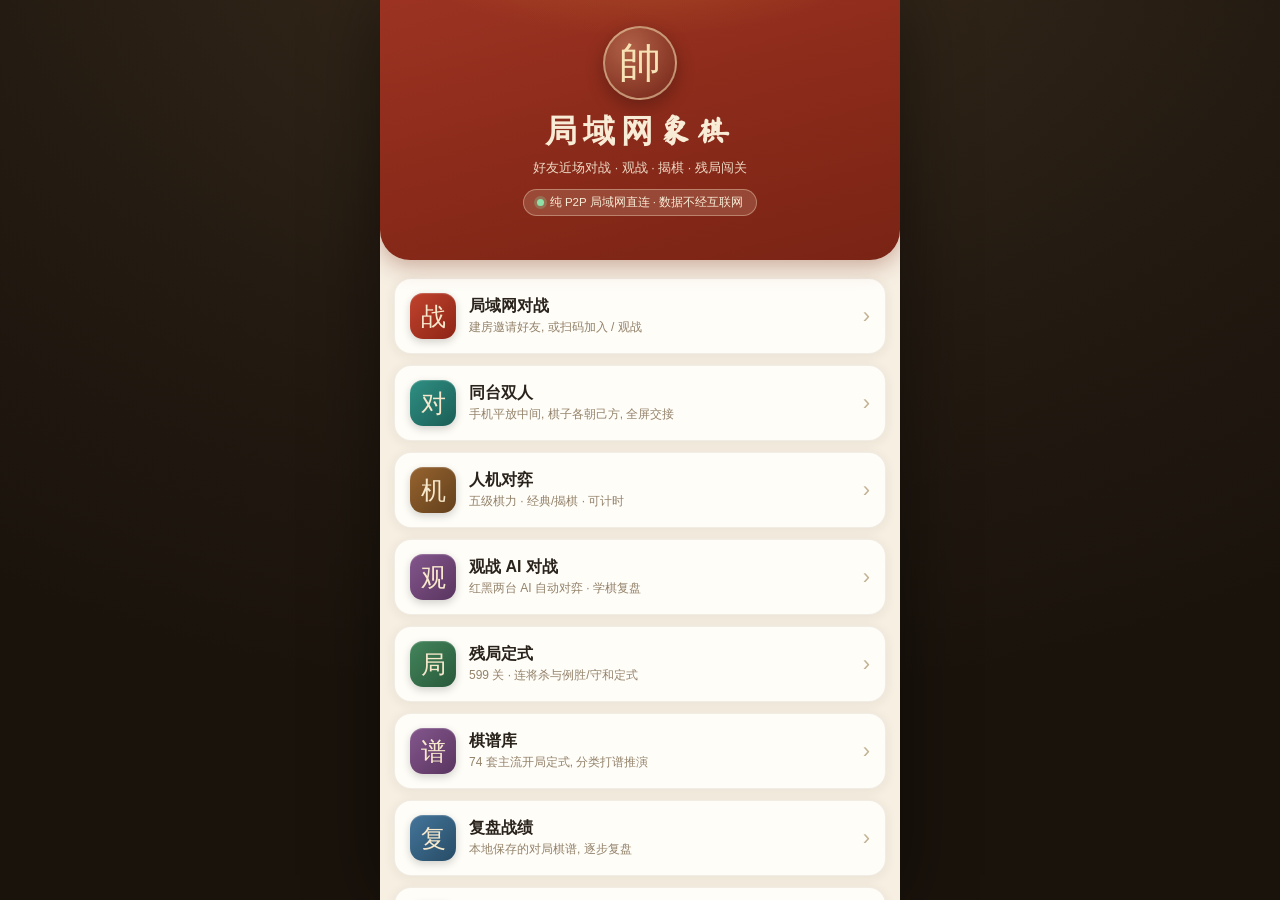
<file: index.html>
<!DOCTYPE html>
<html lang="zh-CN">
<head>
<meta charset="UTF-8">
<meta name="viewport" content="width=device-width, initial-scale=1.0, maximum-scale=1.0, user-scalable=no, viewport-fit=cover">
<meta name="theme-color" content="#7a2718">
<meta name="description" content="纯局域网 P2P 中国象棋: 好友近场对战、观战、揭棋、残局闯关, 数据不经过互联网">
<link rel="manifest" href="manifest.webmanifest">
<link rel="icon" href="icons/icon.svg" type="image/svg+xml">
<link rel="apple-touch-icon" href="icons/icon-192.png">
<title>局域网象棋</title>
<link rel="stylesheet" href="css/style.css?v=ui2">
<script src="vendor/pako.min.js"></script>
<script src="vendor/qrcode.js"></script>
<script src="vendor/jsqr.js"></script>
</head>
<body>

<div class="screen" id="screen-home"></div>
<div class="screen" id="screen-setup"></div>
<div class="screen" id="screen-pair"></div>
<div class="screen" id="screen-game"></div>
<div class="screen" id="screen-puzzles"></div>
<div class="screen" id="screen-library"></div>
<div class="screen" id="screen-records"></div>
<div class="screen" id="screen-review"></div>
<div class="screen" id="screen-settings"></div>

<script type="module" src="js/app.js?v=v309"></script>
</body>
</html>
</file>
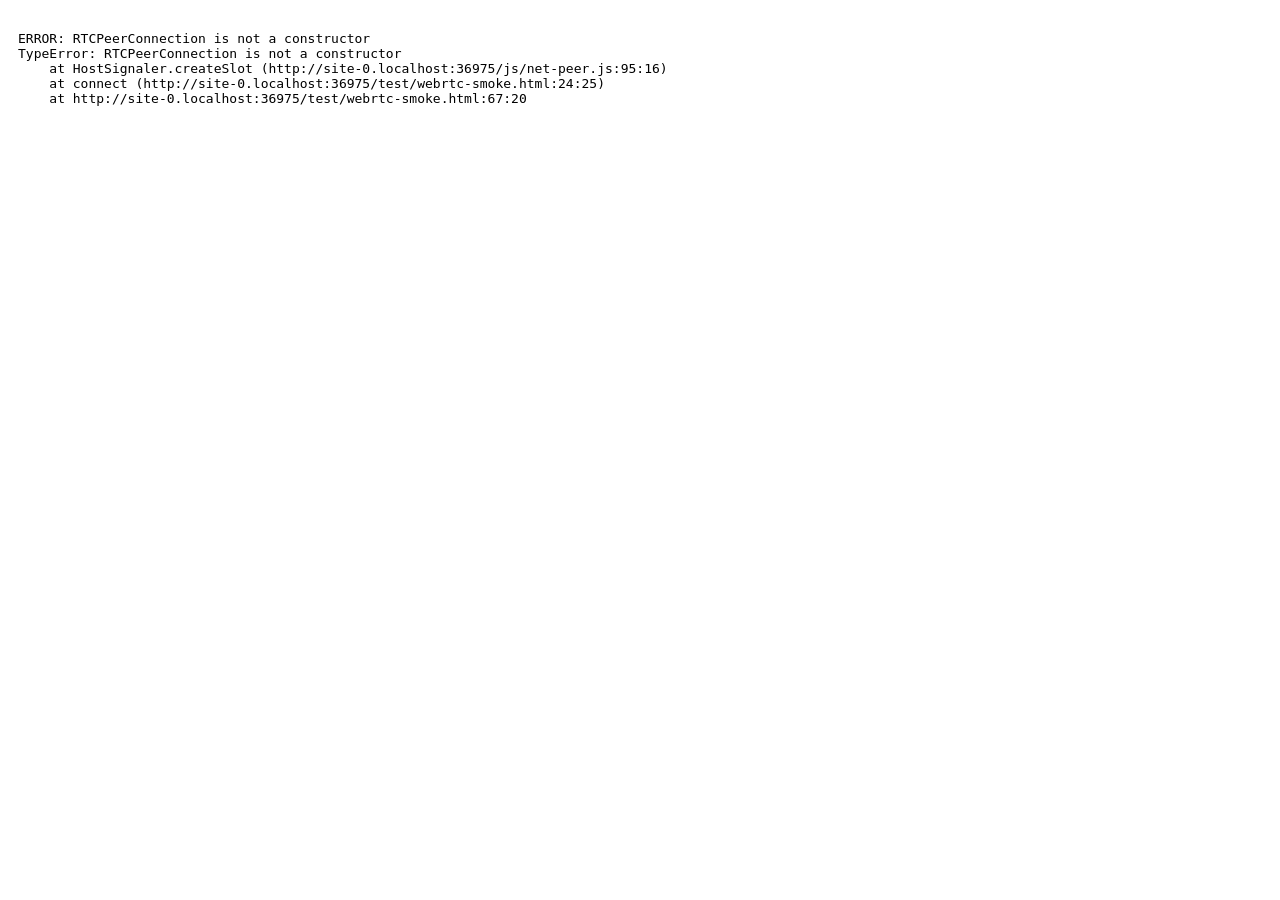
<file: test/webrtc-smoke.html>
<!DOCTYPE html><html><head><meta charset="utf-8"><title>rtc-smoke</title>
<style>body{font-family:monospace;padding:10px;white-space:pre-wrap;font-size:13px}</style></head>
<body><pre id="out">running…</pre>
<script type="module">
import { HostSignaler, GuestSignaler } from '../js/net-peer.js';
import { HostRoom, GuestRoom } from '../js/room.js';
import { legalMoves } from '../js/engine.js';

const log = [];
let pass = 0, fail = 0;
function flush() { document.getElementById('out').textContent = log.join('\n'); }
function ok(cond, msg) { if (cond) { pass++; log.push('PASS ' + msg); } else { fail++; log.push('FAIL ' + msg); } flush(); }
function step(msg) { log.push('… ' + msg); flush(); }
function waitEvent(room, type, timeout = 8000, pred = null) {
  return new Promise((res, rej) => {
    const t = setTimeout(() => rej(new Error('wait ' + type + ' timeout')), timeout);
    room.onEvent(ev => {
      if (ev.type === type && (!pred || pred(ev))) { clearTimeout(t); res(ev); }
    });
  });
}
async function connect(name, want, cfg) {
  const hs = new HostSignaler({ name: '红方', cfg });
  const slot = await hs.createSlot();
  const gs = new GuestSignaler({ name, want });
  const res = await gs.acceptOffer(slot.offer);
  await hs.feedAnswer(res.answer);
  const ready = await Promise.race([
    Promise.all([slot.transport.ready, res.transport.ready]),
    new Promise(r => setTimeout(() => r(false), 8000))
  ]);
  if (!ready) throw new Error('datachannel open timeout');
  return { hostTransport: slot.transport, guestTransport: res.transport };
}
function posSig(state) {
  return state.pieces ? null : state.board.map((row, y) => row.map((p, x) => p ? `${x},${y},${p.c}${p.hidden ? '~' : p.t}` : '').filter(Boolean)).flat().join('|');
}
function boardSig(state) {
  const s = [];
  for (let y = 0; y < 10; y++) for (let x = 0; x < 9; x++) {
    const p = state.board[y][x]; if (p) s.push(`${x},${y},${p.c}${p.hidden ? '~' : p.t}`);
  }
  return s.join('|');
}
async function playJieqiPair(host, guest, steps) {
  for (let i = 0; i < steps; i++) {
    const side = host.state.turn;
    if (side === 'r') {
      const mv = legalMoves(host.state)[0];
      const r = host.localMove(mv.from, mv.to);
      if (r.pending) await waitEvent(host, 'move', 5000, e => e.side === 'r');
    } else {
      const gMv = legalMoves(guest.state)[0];
      const r = guest.localMove(gMv.from, gMv.to);
      if (r.illegal) throw new Error('guest illegal');
      await waitEvent(guest, 'move', 5000, e => e.side === 'b');
    }
    if (host.state.status !== 'playing') break;
  }
}

try {
  const cfg = { jieqi: false, time: '10+3' };
  // ---------- A. 经典对战 ----------
  const host = new HostRoom({ name: '红方', rules: cfg });
  let challengeP = waitEvent(host, 'challenge');
  const c1 = await connect('黑方', 'play', cfg);
  const hostId = host.addTransport(c1.hostTransport);
  const guest = new GuestRoom(c1.guestTransport, { name: '黑方', want: 'play' });
  const ch = await challengeP;
  ok(ch.name === '黑方' && ch.want === 'play', 'A1 host 收到对战 challenge');
  const startP = waitEvent(guest, 'snapshot', 5000, e => e.start);
  host.acceptJoin(ch.peerId, 'b');
  await startP;
  ok(guest.seat === 'b' && guest.state.moves.length === 0, 'A2 guest 进入对局(执黑), 初始局面');

  const m1p = waitEvent(guest, 'move');
  const r1 = host.localMove([7, 7], [4, 7]);
  ok(r1.ok && !r1.illegal, 'A3 host 炮二平五 合法');
  await m1p;
  ok(guest.state.moves.length === 1 && guest.state.moves[0].notation === '炮二平五', 'A4 guest 收到红方着法 ' + guest.state.moves[0]?.notation);

  const m2p = waitEvent(host, 'move');
  const r2 = guest.localMove([1, 2], [1, 9]);
  ok(r2.ok, 'A5 guest 炮2进7 吃马合法');
  await m2p;
  ok(host.state.moves.length === 2 && !!host.state.moves[1].captured, 'A6 host 应用黑方着法(吃马)');

  const m3p = waitEvent(guest, 'move');
  host.localMove([7, 9], [6, 7]);
  await m3p;
  ok(guest.state.moves.length === 3, 'A7 guest 同步第 3 手');

  // 聊天
  const chatP = waitEvent(host, 'chat');
  guest.sendChat('好棋');
  const chat = await chatP;
  ok(chat.text === '好棋' && chat.name === '黑方', 'A8 host 收到聊天');

  // 悔棋(guest 发起, host 同意)
  const undoP = waitEvent(guest, 'snapshot');
  guest.undoReq();
  const up = await waitEvent(host, 'undoPending');
  ok(up.name === '黑方', 'A9 host 收到悔棋请求');
  host.replyUndo(true);
  await undoP;
  ok(host.state.moves.length === 0 && guest.state.moves.length === 0, 'A10 双方悔棋回到初始');

  // 认输
  const endHp = waitEvent(host, 'end');
  const endGp = waitEvent(guest, 'end');
  guest.resign();
  const [eh, eg] = await Promise.all([endHp, endGp]);
  ok(eh.status === 'redwin' && eh.reason === 'resign' && eg.status === 'redwin', 'A11 黑方认输, 双方终局 redwin/resign');

  // ---------- B. 观战者(新房间) ----------
  const cfg2 = { jieqi: false, time: 'none' };
  const host2 = new HostRoom({ name: '房主', rules: cfg2 });
  // B1: 开局前观战者先加入
  const chSp = waitEvent(host2, 'challenge');
  const cS = await connect('观战甲', 'watch', cfg2);
  host2.addTransport(cS.hostTransport);
  const spec = new GuestRoom(cS.guestTransport, { name: '观战甲', want: 'watch' });
  const chS = await chSp;
  host2.acceptJoin(chS.peerId, 'spec');
  // B2: 黑方入座, 开局; 观战者应随开局收到 snapshot
  const chBp = waitEvent(host2, 'challenge');
  const cB = await connect('对手乙', 'play', cfg2);
  host2.addTransport(cB.hostTransport);
  const gB = new GuestRoom(cB.guestTransport, { name: '对手乙', want: 'play' });
  const chB = await chBp;
  const gStart = waitEvent(gB, 'snapshot', 5000, e => e.start);
  const specStart = waitEvent(spec, 'snapshot', 5000);
  host2.acceptJoin(chB.peerId, 'b');
  await Promise.all([gStart, specStart]);
  ok(gB.seat === 'b' && spec.seat === 'spec', 'B1 开局前观战者在开局时收到局面, 黑方入座');
  // B3: 开局后再加入一位观战者(房间自动接纳, 不弹 challenge)
  const cS2 = await connect('观战乙', 'watch', cfg2);
  host2.addTransport(cS2.hostTransport);
  const spec2Ref = new GuestRoom(cS2.guestTransport, { name: '观战乙', want: 'watch' });
  await new Promise(r => setTimeout(r, 800));
  ok(spec2Ref.seat === 'spec' && spec2Ref.state, 'B2 开局后观战者自动入座并收到局面');
  // B4: 两位观战者都收到实时着法
  const mvSpec1 = waitEvent(spec, 'move');
  const mvSpec2 = waitEvent(spec2, 'move');
  host2.localMove([7, 7], [4, 7]);
  await Promise.all([mvSpec1, mvSpec2]);
  ok(spec.state.moves.length === 1 && spec2.state.moves.length === 1, 'B3 两位观战者均收到实时着法');
  ok(spec.state.board.flat().filter(p => p && p.hidden).length === 0, 'B4 经典局无暗子');

  // ---------- C. 揭棋 ----------
  const cfgJ = { jieqi: true, time: 'none' };
  const hJ = new HostRoom({ name: '红方', rules: cfgJ });
  const chJp = waitEvent(hJ, 'challenge');
  const cJ = await connect('黑方', 'play', cfgJ);
  hJ.addTransport(cJ.hostTransport);
  const gJ = new GuestRoom(cJ.guestTransport, { name: '黑方', want: 'play' });
  const chJ = await chJp;
  const jStart = waitEvent(gJ, 'snapshot', 8000, e => e.start);
  hJ.acceptJoin(chJ.peerId, 'b');
  await jStart;
  ok(hJ.started && gJ.state, 'C1 揭棋 commit-reveal 握手完成并开局');
  ok(hJ.state.pieces ? false : hJ.state.board.flat().filter(p => p && p.hidden).length === 30, 'C2 双方各 15 暗子(将/帅明置)');
  await playJieqiPair(hJ, gJ, 6);
  ok(hJ.state.moves.length === gJ.state.moves.length && hJ.state.moves.length >= 6, 'C3 揭棋交替走子 6 手, 双方手数一致(' + hJ.state.moves.length + ')');
  ok(boardSig(hJ.state) === boardSig(gJ.state), 'C4 双方棋盘棋子位置/明暗一致');
  // 信息隔离: host 不应知道红方暗子排列, guest 不应知道黑方排列
  const hostSeesRedPerm = Object.values(hJ.state.initialPerms.r || {}).some(v => v !== '?');
  const guestSeesBlackPerm = Object.values(gJ.state.initialPerms.b || {}).some(v => v !== '?');
  ok(!hostSeesRedPerm && !guestSeesBlackPerm, 'C5 暗子排列信息隔离(host 不知红方, guest 不知黑方)');

  log.push('\n==== ' + pass + ' passed, ' + fail + ' failed ====');
} catch (e) {
  fail++; log.push('ERROR: ' + e.message + '\n' + (e.stack || '').split('\n').slice(0, 4).join('\n'));
}
document.getElementById('out').textContent = log.join('\n');
document.title = 'RTC ' + pass + '/' + (pass + fail) + (fail ? ' FAIL' : ' OK');
</script></body></html>
</file>
<file: css/style.css>
/* ================= 字体(新魏体矢量子集) ================= */
@font-face {
  font-family: 'XinWeiChess';
  src: url('../fonts/chess.woff2') format('woff2');
  font-weight: normal; font-style: normal; font-display: swap;
}
:root {
  --chess-font: "STXinwei", "华文新魏", "FZXinWei", "XinWeiChess", "楷体", KaiTi, serif;
  --red: #b3271e;
  --gold: #e8a93a;
  --ink: #2a231c;
  --paper: #f6efe2;
  --paper2: #fbf6ec;
  --card: #fffdf8;
  --line: rgba(120, 90, 50, .10);
  --board-line: #7a5230;
  --board-bg1: #f0d3a0;
  --board-bg2: #e4bd7e;
  --accent: #a02c1c;
  --ok: #2e7d4f;
  --safe-top: env(safe-area-inset-top, 0px);
  --safe-bottom: env(safe-area-inset-bottom, 0px);
  --app-w: 520px;
  --nav-h: 50px;
}
* { box-sizing: border-box; -webkit-tap-highlight-color: transparent; }
html, body { margin: 0; padding: 0; height: 100%; }
body {
  font-family: -apple-system, "PingFang SC", "Microsoft YaHei", sans-serif;
  color: var(--ink);
  background: radial-gradient(1200px 800px at 50% -10%, #3a2c1c 0%, #241b12 55%, #1a130c 100%);
  overscroll-behavior: none; user-select: none; -webkit-user-select: none;
}
button { font-family: inherit; }

/* ================= 手机壳 & 栈导航 ================= */
.screen {
  position: fixed; top: 0; bottom: 0; left: 0; right: 0; margin: auto;
  width: 100%; max-width: var(--app-w);
  display: none; flex-direction: column;
  background: var(--paper);
  overflow-y: auto; overflow-x: hidden;
  -webkit-overflow-scrolling: touch;
  box-shadow: 0 0 70px rgba(0, 0, 0, .45);
}
.screen.active { display: flex; }
.screen.nav-fade { animation: navFade .22s ease both; z-index: 30; }
.screen.nav-enter-fwd { animation: navEnterFwd .32s cubic-bezier(.28, .72, .28, 1) both; z-index: 30; }
.screen.nav-enter-back { animation: navEnterBack .32s cubic-bezier(.28, .72, .28, 1) both; z-index: 30; }
.screen.nav-leave-fwd { animation: navLeaveFwd .32s cubic-bezier(.28, .72, .28, 1) both; z-index: 20; display: flex !important; }
.screen.nav-leave-back { animation: navLeaveBack .32s cubic-bezier(.28, .72, .28, 1) both; z-index: 20; display: flex !important; }
@keyframes navFade { from { opacity: 0; } to { opacity: 1; } }
@keyframes navEnterFwd { from { transform: translateX(100%); } to { transform: translateX(0); } }
@keyframes navEnterBack { from { transform: translateX(-27%); } to { transform: translateX(0); } }
@keyframes navLeaveFwd { from { transform: translateX(0); filter: brightness(1); } to { transform: translateX(-27%); filter: brightness(.82); } }
@keyframes navLeaveBack { from { transform: translateX(0); } to { transform: translateX(100%); } }
@media (max-width: 520px) {
  body { background: var(--paper); }
  .screen { box-shadow: none; }
}

/* ================= 统一导航栏 ================= */
.topbar {
  position: sticky; top: 0; z-index: 20; flex: none;
  display: flex; align-items: center; gap: 6px;
  height: calc(var(--nav-h) + var(--safe-top));
  padding: var(--safe-top) 8px 0;
  background: rgba(251, 246, 236, .9);
  -webkit-backdrop-filter: saturate(160%) blur(14px); backdrop-filter: saturate(160%) blur(14px);
  border-bottom: 1px solid var(--line);
  color: var(--ink);
}
.topbar .title {
  font-size: 16.5px; font-weight: 700; flex: 1; text-align: center;
  letter-spacing: .5px; min-width: 0; overflow: hidden; white-space: nowrap; text-overflow: ellipsis;
  padding: 0 4px;
}
.nav-side { min-width: 44px; display: flex; align-items: center; }
.nav-right { justify-content: flex-end; }
.nav-back {
  display: flex; align-items: center; gap: 1px; min-width: 44px; height: 38px;
  border: none; background: transparent; color: var(--accent);
  font-size: 15px; padding: 0 6px 0 4px; border-radius: 10px; max-width: 130px;
}
.nav-back:active { background: rgba(160, 44, 28, .1); }
.nav-back-label { font-size: 15px; overflow: hidden; white-space: nowrap; text-overflow: ellipsis; }
.nav-chevron {
  width: 10px; height: 10px; flex: none; margin-left: 2px;
  border-left: 2.2px solid currentColor; border-bottom: 2.2px solid currentColor;
  transform: rotate(45deg);
}
.icon-btn {
  min-width: 38px; height: 36px; border: none; border-radius: 10px;
  background: rgba(120, 90, 50, .1); color: #6b563a; font-size: 14px; padding: 0 10px;
}
.icon-btn:active { background: rgba(120, 90, 50, .2); }

/* ================= 页面骨架 ================= */
.page-body { flex: none; padding: 14px 14px 24px; }
.section-title {
  display: flex; align-items: baseline; gap: 8px;
  font-size: 13px; font-weight: 700; color: #8a6a3c;
  letter-spacing: 1px; margin: 18px 4px 9px;
}
.section-title:first-child { margin-top: 4px; }
.section-title .st-count { font-weight: 500; color: #b0a082; font-size: 11.5px; margin-left: auto; letter-spacing: 0; }

/* ================= 大厅 ================= */
.home-hero {
  position: relative; text-align: center; flex: none;
  padding: calc(26px + var(--safe-top)) 20px 44px;
  background: linear-gradient(165deg, #9c3322 0%, #8a2a1a 52%, #7a2415 100%);
  color: #f8ecd6;
  border-radius: 0 0 30px 30px;
  box-shadow: 0 6px 22px rgba(120, 40, 20, .35);
  overflow: hidden;
}
.home-hero::after {
  content: ''; position: absolute; inset: 0;
  background: radial-gradient(420px 200px at 50% -40%, rgba(232, 169, 58, .35), transparent 70%);
  pointer-events: none;
}
.home-badge {
  width: 74px; height: 74px; margin: 0 auto 10px; border-radius: 50%;
  display: flex; align-items: center; justify-content: center;
  font-family: var(--chess-font); font-size: 42px; color: #f6e2b4;
  background: radial-gradient(circle at 35% 30%, rgba(255, 230, 180, .28), rgba(0, 0, 0, .18));
  border: 2px solid rgba(246, 226, 180, .55);
  box-shadow: 0 6px 18px rgba(0, 0, 0, .28);
}
.home-hero h1 { margin: 2px 0 6px; font-family: var(--chess-font); font-size: 32px; letter-spacing: 6px; position: relative; }
.home-hero p { margin: 0; font-size: 12.5px; opacity: .9; position: relative; }
.home-status {
  display: inline-flex; align-items: center; gap: 6px; margin-top: 12px;
  font-size: 11.5px; padding: 5px 13px; border-radius: 20px; position: relative;
  background: rgba(255, 240, 210, .16); border: 1px solid rgba(255, 240, 210, .35);
}
.home-status .dot-live { width: 7px; height: 7px; border-radius: 50%; background: #8fe0a8; box-shadow: 0 0 0 3px rgba(143, 224, 168, .25); }
.menu { flex: none; padding: 18px 14px 10px; display: flex; flex-direction: column; gap: 11px; }
.menu-item {
  display: flex; align-items: center; gap: 13px; width: 100%;
  border: 1px solid var(--line); border-radius: 17px; padding: 14px 15px;
  background: var(--card); box-shadow: 0 2px 12px rgba(90, 60, 25, .08);
  text-align: left; color: var(--ink);
  transition: transform .12s ease, box-shadow .12s ease;
}
.menu-item:active { transform: scale(.975); box-shadow: 0 1px 5px rgba(90, 60, 25, .12); }
.menu-item .mi-icon {
  width: 46px; height: 46px; border-radius: 13px; flex: none;
  display: flex; align-items: center; justify-content: center;
  font-family: var(--chess-font); font-size: 25px; color: #f7e8cc;
  box-shadow: inset 0 1px 1px rgba(255, 255, 255, .22), 0 3px 8px rgba(0, 0, 0, .18);
}
.mi-red { background: linear-gradient(135deg, #c0432e, #8e2415); }
.mi-brown { background: linear-gradient(135deg, #96632f, #63401c); }
.mi-green { background: linear-gradient(135deg, #43855b, #28593a); }
.mi-blue { background: linear-gradient(135deg, #44759a, #274c66); }
.mi-purple { background: linear-gradient(135deg, #83568c, #5a3560); }
.mi-gray { background: linear-gradient(135deg, #7a6c5b, #50463a); }
.mi-teal { background: linear-gradient(135deg, #2f8f83, #1b5e56); }
.menu-item .mi-body { flex: 1; min-width: 0; }
.menu-item .mi-t { font-size: 16px; font-weight: 700; }
.menu-item .mi-d { font-size: 12px; color: #93826a; margin-top: 2.5px; line-height: 1.45; }
.menu-item .mi-go { flex: none; color: #c3b294; font-size: 22px; font-weight: 300; line-height: 1; }
.home-foot {
  flex: none; margin: 14px 14px 20px; padding: 13px 15px; border-radius: 14px;
  background: rgba(255, 253, 248, .7); border: 1px solid var(--line);
  font-size: 11px; color: #9a8a72; line-height: 1.75;
}

/* ================= 通用控件 ================= */
.btn {
  border: none; border-radius: 12px; padding: 12px 16px; font-size: 15px; font-weight: 600;
  background: #e7dcc6; color: var(--ink);
}
.btn:active { transform: scale(.97); }
.btn-primary { background: linear-gradient(180deg, #c0402e, #932718); color: #fff; box-shadow: 0 4px 12px rgba(150, 40, 20, .32); }
.btn-ghost { background: transparent; border: 1.5px solid #c3ac84; color: #6b563a; }
.btn[disabled] { opacity: .45; }
.btn-block { width: 100%; }
.cta-bar {
  position: sticky; bottom: 0; flex: none; z-index: 10;
  padding: 10px 14px calc(12px + var(--safe-bottom));
  background: linear-gradient(180deg, rgba(246, 239, 226, 0), var(--paper) 28%);
}
.card {
  background: var(--card); border: 1px solid var(--line);
  border-radius: 17px; padding: 16px;
  box-shadow: 0 2px 12px rgba(90, 60, 25, .07); margin: 0 0 14px;
}
.card h3 { margin: 0 0 11px; font-size: 15px; display: flex; align-items: center; gap: 7px; }
.card h3 .h3-ic {
  width: 22px; height: 22px; border-radius: 7px; flex: none;
  display: inline-flex; align-items: center; justify-content: center;
  font-size: 12px; color: #fff; background: linear-gradient(135deg, #c0432e, #8e2415);
}
.row { display: flex; align-items: center; gap: 10px; }
.seg { display: flex; background: #ece2cd; border-radius: 11px; padding: 3px; gap: 3px; }
.seg button {
  flex: 1; border: none; background: transparent; border-radius: 9px;
  padding: 9px 6px; font-size: 13.5px; color: #7a6645; white-space: nowrap;
  transition: all .15s ease;
}
.seg button.on { background: var(--card); color: var(--accent); font-weight: 700; box-shadow: 0 1.5px 5px rgba(90, 60, 25, .18); }
.seg.cols3 { flex-wrap: wrap; }
.seg.cols3 button { flex: 0 0 calc((100% - 6px)/3); }
.field-label { font-size: 13px; font-weight: 600; color: #7a6749; margin: 15px 0 7px; display: flex; align-items: center; gap: 6px; }
.field-label:first-child { margin-top: 2px; }
.field-label .fl-no {
  width: 17px; height: 17px; border-radius: 50%; flex: none;
  display: inline-flex; align-items: center; justify-content: center;
  font-size: 10.5px; background: #e3d3b2; color: #7a5a30; font-weight: 700;
}
.input {
  width: 100%; border: 1.5px solid #ddcfae; border-radius: 11px; padding: 11.5px 13px;
  font-size: 15px; background: #fffef9; color: var(--ink);
}
.input:focus { outline: none; border-color: #c79a55; box-shadow: 0 0 0 3px rgba(199, 154, 85, .16); }
.muted { color: #97876c; font-size: 12.5px; line-height: 1.7; }
.hint-box {
  background: #fbf2dd; border-left: 3px solid var(--gold); border-radius: 11px;
  padding: 10px 13px; font-size: 12.5px; color: #6b5230; line-height: 1.7; margin: 0 0 14px;
}

/* inset 分组列表 */
.group {
  background: var(--card); border: 1px solid var(--line); border-radius: 17px;
  overflow: hidden; box-shadow: 0 2px 12px rgba(90, 60, 25, .07); margin: 0 0 14px;
}
.list-row {
  display: flex; align-items: center; gap: 12px; padding: 14px 16px;
  background: transparent; border: none; border-bottom: 1px solid #f1e8d6; width: 100%;
  text-align: left; color: var(--ink);
}
.list-row:last-child { border-bottom: none; }
.list-row:active { background: #faf2e2; }
.lr-chevron { flex: none; color: #c3b294; font-size: 20px; font-weight: 300; line-height: 1; }
.tag { font-size: 11px; padding: 2.5px 9px; border-radius: 20px; background: #efe2c8; color: #8a6a3c; white-space: nowrap; }
.tag-red { background: #f7e2dd; color: #a83020; }
.tag-green { background: #dff0e5; color: #2e7d4f; }
.tag-purple { background: #ece6f7; color: #5a4788; }
.tag-blue { background: #e0eaf2; color: #33587a; }
.empty {
  text-align: center; padding: 56px 24px; color: #a8987c;
}
.empty .em-ic {
  width: 84px; height: 84px; margin: 0 auto 14px; border-radius: 50%;
  display: flex; align-items: center; justify-content: center;
  font-family: var(--chess-font); font-size: 44px; color: #c9b489;
  background: var(--card); border: 1px solid var(--line); box-shadow: 0 2px 12px rgba(90, 60, 25, .08);
}
.empty .em-t { font-size: 15px; font-weight: 700; color: #7a6a50; }
.empty .em-d { font-size: 12.5px; margin-top: 7px; line-height: 1.7; }

/* ================= 对局页 ================= */
#screen-game { background: #e9dfca; }
.game-wrap { flex: 1; display: flex; flex-direction: column; min-height: 0; }
.player-bar {
  display: flex; align-items: center; gap: 10px; padding: 8px 12px;
  background: #fbf4e4; margin: 6px 10px; border-radius: 14px; box-shadow: 0 1px 6px rgba(90, 60, 25, .12);
  border: 1px solid var(--line);
}
.player-bar.active { background: #fff; box-shadow: 0 0 0 2px var(--gold), 0 2px 10px rgba(200, 150, 50, .35); }
.avatar {
  width: 38px; height: 38px; border-radius: 50%; flex: none;
  display: flex; align-items: center; justify-content: center;
  font-family: var(--chess-font); font-size: 20px; color: #f7e8cc; background: #6b4a2b;
}
.avatar.r { background: linear-gradient(135deg, #b43826, #8e2415); }
.avatar.b { background: linear-gradient(135deg, #4a443c, #2a261f); }
.p-info { flex: 1; min-width: 0; }
.p-name { font-size: 14.5px; font-weight: 700; display: flex; align-items: center; gap: 6px; }
.p-sub { font-size: 11.5px; color: #9a8a72; margin-top: 1px; }
.clock {
  font-family: ui-monospace, "SF Mono", Menlo, monospace; font-size: 19px; font-weight: 700;
  padding: 5px 11px; border-radius: 10px; background: #e7dcc6; color: #5a4a34; min-width: 78px; text-align: center;
}
.player-bar.active .clock { background: #2f2a22; color: #ffd97a; }
.clock.low { color: #fff; background: #c23a28; animation: blink 1s infinite; }
@keyframes blink { 50% { opacity: .55; } }
.board-area { flex: 1; display: flex; align-items: center; justify-content: center; padding: 2px 8px; min-height: 0; }
.board-root { width: 100%; max-width: 520px; margin: 0 auto; }
.board-svg { width: 100%; height: auto; display: block; border-radius: 18px; }
.board-bg { stroke-width: 0; }
.board-svg .board-bg { fill: var(--board-bg1); }
.grid-line { stroke: var(--board-line); stroke-width: 3; stroke-linecap: round; }
.grid-line.thin { stroke-width: 2; }
.river-text {
  font-family: var(--chess-font); font-size: 56px; fill: var(--board-line);
  letter-spacing: 14px; text-anchor: middle; dominant-baseline: central;
  transform-box: fill-box; transform-origin: center;
}
.action-bar {
  display: flex; justify-content: space-around; padding: 8px 8px calc(10px + var(--safe-bottom));
  background: #fbf4e4; margin: 6px 10px 8px; border-radius: 14px;
  border: 1px solid var(--line); box-shadow: 0 -1px 8px rgba(90, 60, 25, .08);
}
.act {
  border: none; background: transparent; display: flex; flex-direction: column; align-items: center; gap: 2px;
  font-size: 11px; color: #6b563a; padding: 4px 8px; border-radius: 10px;
}
.action-bar:has(.act:nth-child(6)) { padding-left: 4px; padding-right: 4px; }
.action-bar:has(.act:nth-child(6)) .act { padding: 4px 2px; font-size: 10.5px; }
.action-bar:has(.act:nth-child(6)) .act .act-ic { width: 34px; height: 34px; font-size: 16px; }
.act .act-ic {
  width: 38px; height: 38px; border-radius: 50%; background: #efe2c8;
  display: flex; align-items: center; justify-content: center; font-size: 17px;
}
.act:active .act-ic { background: #e2cfaa; }
.act.danger .act-ic { background: #f6e0db; color: #a83020; }
/* 同台对坐: 黑方工具组置于棋盘上方并旋转 180°, 朝向坐在手机上侧的黑方 */
.action-bar.side-b {
  transform: rotate(180deg);
  margin: 6px 10px 2px;
  box-shadow: 0 1px 8px rgba(90, 60, 25, .08);
}
.action-bar.side-r { margin-top: 2px; }
/* 非当前行棋方一侧的工具组锁定(降透明+不响应), 防止对手误触 */
.action-bar.is-locked { opacity: .32; pointer-events: none; filter: grayscale(.35); }
/* 电脑端宽屏三栏专用: 窄屏默认隐藏(见文件末尾 [[DSK]] 块) */
.turn-info, .move-log { display: none; }

/* ================= 棋子 ================= */
.piece { transition: transform .3s cubic-bezier(.32, .8, .3, 1); will-change: transform; }
.piece.fx-captured { pointer-events: none; }
.fx-inner { transition: transform .3s cubic-bezier(.32, .8, .3, 1), opacity .28s ease; will-change: transform, opacity; }
.p-ring1 { stroke: #6b4a24; stroke-width: 2.6; }
.p-ring2 { stroke: rgba(107, 74, 36, .45); stroke-width: 1.1; }
.p-text {
  font-family: var(--chess-font); font-size: 55px; font-weight: 600;
  text-anchor: middle; dominant-baseline: central;
  transform-box: fill-box; transform-origin: center;
}
.p-r { fill: var(--red); }
.p-b { fill: #27231e; }
.piece.dark .p-text { fill: #f0d4a3; font-size: 43px; }
.piece.dark .p-ring1 { stroke: #3a1f16; }
.piece.dark .p-ring2 { stroke: rgba(240, 212, 163, .35); }
.flipping .p-face, .flipping .p-ring1, .flipping .p-ring2, .flipping .p-text { animation: flipIn .36s ease; }
@keyframes flipIn { 0% { transform: scaleX(1); } 48% { transform: scaleX(.05); } 52% { transform: scaleX(.05); } 100% { transform: scaleX(1); } }
.sel-ring { fill: none; stroke: #f5c542; stroke-width: 4.5; animation: pulseGold 1.1s ease-in-out infinite; }
.cap-ring { fill: rgba(196, 46, 38, .1); stroke: rgba(196, 46, 38, .9); stroke-width: 4; stroke-dasharray: 7 5; animation: dashRot 6s linear infinite; }
.dot { fill: rgba(90, 60, 25, .4); }
.last-mark { fill: none; stroke: rgba(232, 169, 58, .9); stroke-width: 3; }
.check-ring { fill: rgba(210, 40, 30, .16); stroke: #d2281e; stroke-width: 5; animation: pulseRed .8s ease-in-out infinite; }
@keyframes pulseGold { 50% { opacity: .45; } }
@keyframes pulseRed { 50% { opacity: .35; } }
@keyframes dashRot { to { stroke-dashoffset: -120; } }
/* 黑方视角: 棋盘整体旋转后, 棋子文字与河界反向转正 */
.flipped .p-text, .flipped .river-text { transform: rotate(180deg); }

/* ================= 弹窗 / Sheet ================= */
.mask {
  position: fixed; inset: 0; z-index: 60; background: rgba(30, 20, 10, .5);
  display: flex; align-items: center; justify-content: center; padding: 24px;
  animation: fade .15s ease;
}
.mask > * { width: 100%; max-width: 380px; }
@keyframes fade { from { opacity: 0; } }
.modal {
  background: #fffaf0; border-radius: 20px; padding: 22px 20px;
  box-shadow: 0 12px 40px rgba(0, 0, 0, .3); animation: pop .2s ease;
}
@keyframes pop { from { transform: scale(.92); opacity: 0; } }
.modal h2 { margin: 0 0 8px; font-size: 19px; text-align: center; }
.modal .modal-sub { text-align: center; color: #8a7a64; font-size: 13px; margin-bottom: 14px; line-height: 1.7; white-space: pre-wrap; }
.modal .btn { margin-top: 8px; }
.result-seal {
  width: 84px; height: 84px; margin: 4px auto 10px; border-radius: 50%;
  display: flex; align-items: center; justify-content: center;
  font-family: var(--chess-font); font-size: 38px; color: #f7e8cc;
}
.seal-win { background: linear-gradient(135deg, #c83f2b, #8e2415); }
.seal-lose { background: linear-gradient(135deg, #55504a, #2c2823); }
.seal-draw { background: linear-gradient(135deg, #8a6a3c, #634a24); }
.sheet-mask {
  position: fixed; top: 0; bottom: 0; left: 0; right: 0; margin: auto;
  z-index: 55; width: 100%; max-width: var(--app-w);
  background: rgba(30, 20, 10, .4); display: flex; align-items: flex-end;
}
.sheet {
  width: 100%; max-height: 72vh; background: #fffaf0; border-radius: 22px 22px 0 0;
  display: flex; flex-direction: column; animation: up .22s ease;
  padding-bottom: var(--safe-bottom);
}
@keyframes up { from { transform: translateY(60%); } }
.sheet-head { display: flex; align-items: center; padding: 14px 18px; border-bottom: 1px solid #f0e6d2; }
.sheet-head h3 { margin: 0; flex: 1; font-size: 16px; }
.sheet-body { overflow-y: auto; padding: 10px 14px 20px; }
.toast {
  /* 高于同台全屏交接遮罩(120): 循环走子等规则提醒在交接瞬间也要让双方看到(内容不含棋局, 不涉防偷看) */
  position: fixed; left: 50%; bottom: 18%; transform: translateX(-50%); z-index: 130;
  max-width: calc(var(--app-w) - 80px); width: max-content;
  background: rgba(35, 28, 20, .94); color: #f7ecd8; padding: 10px 18px;
  border-radius: 22px; font-size: 13.5px; max-width: 84%; text-align: center;
  animation: fade .2s ease;
}

/* ================= 扫码配对 ================= */
.pair-wrap { padding: 14px; display: flex; flex-direction: column; gap: 13px; }
.step-head { display: flex; align-items: center; gap: 10px; margin-bottom: 2px; text-align: left; }
.step-head .st-t, .step-head .st-s { text-align: left; }
.step-badge {
  width: 26px; height: 26px; border-radius: 50%; flex: none;
  display: flex; align-items: center; justify-content: center;
  font-size: 14px; font-weight: 700; color: #fff; background: linear-gradient(135deg, #c0432e, #8e2415);
  box-shadow: 0 2px 6px rgba(150, 40, 20, .3);
}
.step-head .st-t { font-size: 15px; font-weight: 700; }
.step-head .st-s { font-size: 11.5px; color: #97876c; margin-top: 1px; }
.qr-stage {
  background: #fff; border-radius: 18px; padding: 16px; text-align: center;
  border: 1px solid var(--line); box-shadow: 0 2px 12px rgba(0, 0, 0, .08);
}
.qr-stage canvas { width: 100%; max-width: 280px; height: auto; image-rendering: pixelated; }
.qr-cap { font-size: 13.5px; font-weight: 700; margin-top: 8px; }
.qr-prog { font-size: 12px; color: #97876c; margin-top: 4px; }
.prog-bar { height: 6px; background: #ece0c8; border-radius: 4px; margin-top: 8px; overflow: hidden; }
.prog-fill { height: 100%; background: linear-gradient(90deg, #c83f2b, #e8a93a); transition: width .2s; }
.scan-video-wrap { position: relative; border-radius: 15px; overflow: hidden; background: #111; aspect-ratio: 1/1; }
.scan-video { width: 100%; height: 100%; object-fit: cover; }
.scan-frame {
  position: absolute; inset: 18%; border: 3px solid rgba(247, 236, 210, .9); border-radius: 14px;
  box-shadow: 0 0 0 999px rgba(0, 0, 0, .25);
}
.scan-frame::after {
  content: ''; position: absolute; left: 6%; right: 6%; top: 50%; height: 2px;
  background: linear-gradient(90deg, transparent, #f5c542, transparent);
  animation: scanline 1.6s ease-in-out infinite;
}
@keyframes scanline { 0%, 100% { top: 12%; } 50% { top: 88%; } }
.scan-hint { position: absolute; bottom: 10px; left: 0; right: 0; text-align: center; color: #f7ecd8; font-size: 12.5px; }
details.text-code { background: var(--card); border: 1px solid var(--line); border-radius: 14px; padding: 10px 14px; box-shadow: 0 2px 10px rgba(90, 60, 25, .06); }
details.text-code summary { font-size: 13px; color: #7a5a30; padding: 4px; font-weight: 600; }
.text-code textarea { width: 100%; margin-top: 8px; border: 1px solid #ddcfae; border-radius: 9px; padding: 9px; font-size: 11px; height: 90px; background: #fffef9; }

/* ================= 棋谱 / 聊天 / 残局 ================= */
.moves-grid { display: flex; flex-wrap: wrap; gap: 6px; }
.move-chip {
  font-size: 12.5px; padding: 5px 9px; border-radius: 8px; background: #f3ead8; color: #5a4a34;
}
.move-chip b { color: var(--red); margin-right: 4px; }
.move-chip.last { background: #f6df9a; }
.chat-body { display: flex; flex-direction: column; gap: 8px; }
.bubble { max-width: 78%; padding: 8px 12px; border-radius: 14px; font-size: 13.5px; line-height: 1.5; word-break: break-word; }
.bubble.them { background: #f1e7d3; align-self: flex-start; border-bottom-left-radius: 4px; }
.bubble.me { background: linear-gradient(135deg, #b43826, #932718); color: #fff; align-self: flex-end; border-bottom-right-radius: 4px; }
.bubble .b-name { font-size: 11px; opacity: .7; margin-bottom: 2px; }
.chat-input { display: flex; gap: 8px; padding: 10px 0 0; border-top: 1px solid #f0e6d2; margin-top: 8px; }
.chat-input .input { flex: 1; }

/* 残局: 总进度卡 */
.pz-summary {
  flex: none;
  background: linear-gradient(135deg, #9c3322, #7a2415); color: #f8ecd6;
  border-radius: 17px; padding: 16px 18px; margin-bottom: 16px;
  box-shadow: 0 4px 14px rgba(140, 40, 20, .3);
}
.pz-summary .ps-row { display: flex; align-items: flex-end; gap: 6px; }
.pz-summary .ps-num { font-size: 34px; font-weight: 800; line-height: 1; font-variant-numeric: tabular-nums; }
.pz-summary .ps-total { font-size: 15px; opacity: .8; padding-bottom: 3px; }
.pz-summary .ps-pct { margin-left: auto; font-size: 15px; font-weight: 700; padding-bottom: 3px; color: #f5d488; }
.pz-summary .ps-bar { height: 8px; border-radius: 5px; background: rgba(255, 255, 255, .22); margin-top: 11px; overflow: hidden; }
.pz-summary .ps-fill { height: 100%; border-radius: 5px; background: linear-gradient(90deg, #e8a93a, #f6d98a); }
.pz-summary .ps-sub { font-size: 11.5px; opacity: .82; margin-top: 8px; }

/* 残局分类卡(独立全屏分类页): 窄屏纵向单列大卡, 宽屏 2 列网格 */
.pzc-grid { display: grid; grid-template-columns: 1fr; gap: 12px; padding: 6px 0 16px; }
.pzc-card {
  display: flex; align-items: center; gap: 13px; text-align: left;
  background: var(--card); border: 1px solid var(--line); border-left-width: 5px;
  border-radius: 16px; padding: 14px 14px; box-shadow: 0 1px 6px rgba(90, 60, 25, .08);
  transition: transform .12s ease; min-height: 76px;
}
.pzc-card:active { transform: scale(.97); }
.pzc-ic {
  flex: 0 0 auto; width: 44px; height: 44px; border-radius: 12px;
  display: flex; align-items: center; justify-content: center;
  font-family: var(--chess-font); font-size: 24px; color: #fff; background: var(--pzc-ic, #b5462f);
}
.pzc-main { flex: 1; min-width: 0; }
.pzc-title { font-size: 15.5px; font-weight: 700; color: #3d2c18; }
.pzc-desc { font-size: 11.5px; color: #8a7350; margin-top: 3px; line-height: 1.4;
  display: -webkit-box; -webkit-line-clamp: 2; -webkit-box-orient: vertical; overflow: hidden; }
.pzc-meta { display: flex; gap: 12px; margin-top: 7px; align-items: center; }
.pzc-count { font-size: 13px; font-weight: 800; color: var(--red); }
.pzc-prog { font-size: 11.5px; color: #2e7d4f; }
/* 分类视觉区分: 杀局红 / 古谱青 / 例胜橙 / 守和蓝 */
.pzc-mate { border-left-color: #b5462f; } .pzc-mate .pzc-ic { background: #b5462f; }
.pzc-classic { border-left-color: #2e7d8c; } .pzc-classic .pzc-ic { background: #2e7d8c; }
.pzc-win { border-left-color: #c97b1f; } .pzc-win .pzc-ic { background: #c97b1f; }
.pzc-draw { border-left-color: #3a6bb5; } .pzc-draw .pzc-ic { background: #3a6bb5; }
/* 宽屏: 分类两列居中 */
@media (min-width: 900px) {
  .pzc-grid { grid-template-columns: repeat(2, 1fr); max-width: 880px; margin: 0 auto; }
}

/* 章节快速跳转 chip 条 */
.chapter-chips {
  flex: none;
  position: sticky; top: calc(var(--nav-h) + var(--safe-top)); z-index: 15;
  display: flex; gap: 7px; overflow-x: auto; flex-wrap: nowrap;
  padding: 9px 14px; margin: 0 -14px 4px; background: rgba(246, 239, 226, .94);
  -webkit-backdrop-filter: blur(10px); backdrop-filter: blur(10px);
  border-bottom: 1px solid var(--line);
  scrollbar-width: none;
}
.chapter-chips::-webkit-scrollbar { display: none; }
.chapter-chip {
  flex: 0 0 auto; border: 1px solid #d8c6a0; background: var(--card);
  border-radius: 20px; padding: 6px 13px; font-size: 12.5px; color: #6b563a; white-space: nowrap;
}
.chapter-chip:active { background: #faf2e2; }
.chapter-chip .cc-done { color: #2e7d4f; font-size: 11px; margin-left: 3px; }

.puzzle-grid { display: grid; grid-template-columns: repeat(3, 1fr); gap: 10px; padding: 2px 0 8px; }
.puzzle-cell {
  position: relative; background: var(--card); border: 1px solid var(--line);
  border-radius: 15px; padding: 13px 6px 11px; text-align: center;
  box-shadow: 0 1px 6px rgba(90, 60, 25, .08);
  transition: transform .12s ease;
}
.puzzle-cell:active { transform: scale(.94); }
.puzzle-cell .pz-no { font-family: var(--chess-font); font-size: 23px; color: var(--red); line-height: 1.1; }
.puzzle-cell .pz-name { font-size: 11.5px; color: #6b563a; margin-top: 4px; line-height: 1.35; min-height: 30px;
  display: -webkit-box; -webkit-line-clamp: 2; -webkit-box-orient: vertical; overflow: hidden; }
.puzzle-cell .pz-stars { font-size: 10.5px; margin-top: 4px; color: #c8952e; }
.puzzle-cell.done { background: #f1f6ea; border-color: #cfe0bd; }
.puzzle-cell.done .pz-no { color: #3f7a4c; }
.pz-check {
  position: absolute; top: 5px; right: 5px; width: 17px; height: 17px; border-radius: 50%;
  background: #3f8a55; color: #fff; font-size: 10px; display: none;
  align-items: center; justify-content: center;
}
.puzzle-cell.done .pz-check { display: flex; }

.captured-tray { display: flex; flex-wrap: wrap; gap: 2px; min-height: 22px; font-family: var(--chess-font); font-size: 15px; }
.captured-tray .cp { width: 18px; text-align: center; }
.captured-tray .cp.unk { color: #b9a888; }

/* 设置 */
.switch { position: relative; width: 46px; height: 26px; flex: none; }
.switch input { opacity: 0; width: 0; height: 0; }
.switch .sl { position: absolute; inset: 0; background: #cdbd9e; border-radius: 20px; transition: .2s; }
.switch .sl::before { content: ''; position: absolute; width: 22px; height: 22px; left: 2px; top: 2px; background: #fff; border-radius: 50%; transition: .2s; box-shadow: 0 1px 3px rgba(0,0,0,.2); }
.switch input:checked + .sl { background: #932718; }
.switch input:checked + .sl::before { transform: translateX(20px); }
.set-row { display: flex; align-items: center; justify-content: space-between; gap: 10px; padding: 14px 4px; border-bottom: 1px solid #f1e8d6; font-size: 14.5px; }
.set-row:last-child { border-bottom: none; }
.theme-pick { display: flex; gap: 10px; margin-top: 4px; }
.theme-opt {
  flex: 1; border: 2px solid #e2d5ba; border-radius: 13px; padding: 9px 6px 8px; background: var(--card);
  display: flex; flex-direction: column; align-items: center; gap: 6px; font-size: 12px; color: #6b563a;
}
.theme-opt.on { border-color: var(--accent); box-shadow: 0 0 0 3px rgba(160, 44, 28, .12); color: var(--accent); font-weight: 700; }
.theme-swatch { width: 100%; height: 30px; border-radius: 8px; border: 1px solid rgba(0,0,0,.08); }
.ts-wood { background: linear-gradient(135deg, #f0d3a0, #e4bd7e); }
.ts-jade { background: linear-gradient(135deg, #dfe9e0, #b9cdbd); }
.ts-ink { background: linear-gradient(135deg, #4a5558, #2b3133); }
.about-row { display: flex; gap: 10px; padding: 12px 0; border-bottom: 1px solid #f1e8d6; font-size: 13px; line-height: 1.65; color: #6f5f47; }
.about-row:last-child { border-bottom: none; }
.about-row .ab-ic { flex: none; width: 26px; height: 26px; border-radius: 8px; background: #f0e4cc; color: #8a5a2b; display: flex; align-items: center; justify-content: center; font-size: 13px; }
.peek-banner {
  margin: 0 0 10px; padding: 8px 12px; border-radius: 10px; font-size: 12.5px; text-align: center;
  background: #fdf0d2; color: #8a6a2a;
}

/* ================= 棋盘主题(仅作用于棋盘, 界面保持浅木色) ================= */
.board-svg { --board-line: #7a5230; --board-bg1: #f0d3a0; }
body[data-theme="jade"] .board-svg { --board-line: #3f6b54; --board-bg1: #dfe9e0; }
body[data-theme="jade"] { background: radial-gradient(1200px 800px at 50% -10%, #2e4034 0%, #202c24 55%, #161e19 100%); }
body[data-theme="ink"] .board-svg { --board-line: #d3bd8e; --board-bg1: #364043; }
body[data-theme="ink"] { background: radial-gradient(1200px 800px at 50% -10%, #333c40 0%, #23292c 55%, #171c1e 100%); }
@media (max-width: 520px) {
  body[data-theme="jade"] { background: var(--paper); }
  body[data-theme="ink"] { background: var(--paper); }
}
.board-host { width: 100%; max-width: 520px; margin: 0 auto; }

/* 残局/棋谱库 章节标题 */
.chapter-head { padding: 16px 2px 8px; display: flex; align-items: baseline; gap: 8px; scroll-margin-top: 110px; }
.chapter-title { font-size: 16.5px; font-weight: 800; color: #53402a; }
.chapter-count { font-size: 12px; color: #a8987c; font-weight: 500; }
.chapter-desc { font-size: 12px; color: #9a8763; margin-top: 4px; line-height: 1.6; padding: 0 2px 2px; }

/* 打谱/复盘 */
.review-info {
  margin: 10px 14px 4px; padding: 9px 13px; border-radius: 11px;
  background: #fbf2dd; border-left: 3px solid var(--gold);
  font-size: 12.5px; color: #6b5230; line-height: 1.6;
}
.review-board-wrap { flex: none; padding: 6px 10px; }
.move-strip {
  display: flex; flex-wrap: nowrap; overflow-x: auto; gap: 6px; padding: 10px 14px;
  -webkit-overflow-scrolling: touch; scrollbar-width: none;
}
.move-strip::-webkit-scrollbar { display: none; }
.move-pill { flex: 0 0 auto; font-size: 13px; padding: 6px 13px; border-radius: 18px; border: 1px solid #ddcfb2; background: #fdf8ee; color: #43382a; }
.move-pill.move-r { color: var(--red); border-color: #e7c3bb; }
.move-pill.move-b { color: #332c24; }
.move-pill.on { background: #8a5a2b; color: #fff !important; border-color: #8a5a2b; font-weight: 700; }
.review-ctl {
  position: sticky; bottom: 0; flex: none; z-index: 10;
  display: flex; align-items: center; justify-content: center; gap: 10px;
  padding: 9px 12px calc(11px + var(--safe-bottom));
  background: linear-gradient(180deg, rgba(246, 239, 226, 0), var(--paper) 30%);
}
.ctl-btn {
  width: 46px; height: 46px; border-radius: 50%; border: 1px solid #d8c6a0;
  background: var(--card); color: #6b563a; font-size: 17px;
  display: flex; align-items: center; justify-content: center;
  box-shadow: 0 2px 8px rgba(90, 60, 25, .1);
}
.ctl-btn:active { transform: scale(.93); }
.ctl-btn.ctl-play { width: 56px; height: 56px; font-size: 18px; color: #fff; border: none; background: linear-gradient(180deg, #c0402e, #932718); box-shadow: 0 4px 12px rgba(150, 40, 20, .35); }

/* ============== AI 复盘分析 ============== */
.review-info { flex-wrap: wrap; row-gap: 4px; }
.an-badge {
  display: inline-flex; align-items: center; justify-content: center;
  min-width: 26px; height: 22px; padding: 0 6px; margin-left: 8px;
  border-radius: 11px; font-size: 13px; font-weight: 800; font-style: italic;
  vertical-align: middle; line-height: 1;
}
.g-brilliant { color: #fff; background: linear-gradient(180deg,#e0ad3e,#c8901f); }
.g-good { color: #fff; background: #2f7dc6; }
.g-best { color: #fff; background: #3a9d5d; }
.g-inaccuracy { color: #fff; background: #c3922e; }
.g-mistake { color: #fff; background: #d07a28; }
.g-blunder { color: #fff; background: linear-gradient(180deg,#d4473f,#b02e26); }

.an-box { padding: 4px 12px 16px; }
.an-start {
  width: 100%; display: flex; align-items: center; gap: 12px;
  background: linear-gradient(135deg,#fffdf6,#f6eeda); border: 1px solid rgba(160,120,60,.28);
  border-radius: 14px; padding: 14px 16px; box-shadow: 0 3px 12px rgba(110,75,30,.10);
}
.an-start:active { transform: scale(.99); }
.an-start-ic {
  flex: none; width: 42px; height: 42px; border-radius: 11px;
  display: flex; align-items: center; justify-content: center;
  font-weight: 800; color: #fff; letter-spacing: -1px;
  background: linear-gradient(135deg,#8a5a28,#5f3a15);
}
.an-running { margin: 0; }
.an-progress { height: 8px; border-radius: 4px; background: rgba(120,90,50,.14); margin-top: 12px; overflow: hidden; }
.an-progress-bar { height: 100%; border-radius: 4px; background: linear-gradient(90deg,#c98a3a,#a45e1c); transition: width .25s; }

.an-rep-head { display: flex; align-items: baseline; justify-content: space-between; margin-bottom: 10px; }
.an-chips { display: flex; flex-wrap: wrap; gap: 6px; }
.an-chip { font-size: 12px; font-weight: 700; padding: 3px 9px; border-radius: 11px; color: #fff; }
.an-chart-card { margin-top: 10px; padding: 10px 8px 6px; }
.an-chart-legend { display: flex; justify-content: space-between; font-size: 11px; padding: 0 4px 4px; }
.an-chart { width: 100%; height: auto; display: block; }
.an-keylist { margin-top: 6px; }
.an-keyrow { gap: 10px; }
.an-summary { margin-top: 10px; }

/* ============== 同台对坐模式(手机平放, 两人各在一侧) ============== */
/* 黑方信息条整体旋转180°, 手机上侧的黑方看到正向的名字/棋钟/被俘子 */
.dual-local #bar-top { transform: rotate(180deg); }
.dual-local #bar-top.active { box-shadow: 0 0 0 2px #6a6256, 0 2px 10px rgba(60,55,45,.35); }

/* 全屏交接遮罩 */
.pass-mask {
  position: fixed; inset: 0; z-index: 120;
  display: flex; align-items: center; justify-content: center;
  transition: opacity .25s;
}
.pass-mask.pass-r { background: radial-gradient(120% 90% at 50% 100%, #a33120 0%, #7c1f12 55%, #5e150b 100%); }
.pass-mask.pass-b { background: radial-gradient(120% 90% at 50% 0%, #3c372f 0%, #26221c 55%, #15120e 100%); }
.pass-card {
  display: flex; flex-direction: column; align-items: center; gap: 14px;
  color: #f7ecd6; text-align: center;
  animation: passPulse 1.6s ease-in-out infinite;
}
/* 黑方在手机上侧: 内容旋转180°, 黑方低头看时为正向 */
.pass-card.pass-flip { transform: rotate(180deg); }
.pass-avatar {
  width: 108px; height: 108px; border-radius: 50%;
  display: flex; align-items: center; justify-content: center;
  font-size: 58px; color: #f6e6c8;
  border: 3px solid rgba(246,230,200,.55);
  box-shadow: 0 10px 30px rgba(0,0,0,.35), inset 0 2px 8px rgba(255,240,210,.18);
}
.pass-avatar.r { background: linear-gradient(135deg, #c0442f, #8e2415); }
.pass-avatar.b { background: linear-gradient(135deg, #565046, #2a261f); }
.pass-title { font-size: 40px; font-weight: 800; letter-spacing: 6px; }
.pass-sub { font-size: 15px; opacity: .82; }
.pass-tap {
  margin-top: 10px; font-size: 17px; font-weight: 700;
  padding: 12px 34px; border-radius: 999px;
  background: rgba(247,236,214,.14); border: 1.5px solid rgba(247,236,214,.5);
}
@keyframes passPulse {
  0%, 100% { transform: translateY(0); }
  50% { transform: translateY(-8px); }
}
.pass-card.pass-flip { animation-name: passPulseFlip; }
@keyframes passPulseFlip {
  0%, 100% { transform: rotate(180deg) translateY(0); }
  50% { transform: rotate(180deg) translateY(-8px); }
}

/* ================= [[DSK-BEGIN]] 电脑端宽屏三栏 ================= */
/* 移动端优先: 以下全部规则仅在宽屏生效, 不影响 ≤520px 手机壳纵向栈布局。 */
@media (min-width: 1024px) {
  /* 对局页脱离手机壳, 铺满桌面视口且不产生整页滚动 */
  #screen-game.screen.active {
    max-width: none; width: 100%; box-shadow: none; overflow: hidden;
  }
  /* 三栏网格: 左=对局数据, 中=棋盘, 右=操作 */
  .game-wrap {
    display: grid;
    height: 100%;
    gap: 14px;
    padding: 14px 18px;
    grid-template-columns: minmax(280px, 340px) minmax(0, 1fr) minmax(210px, 280px);
    grid-template-rows: auto auto auto 1fr auto;
    grid-template-areas:
      "banner  banner banner"
      "top     board  act"
      "info    board  act"
      "log     board  act"
      "bottom  board  act";
  }
  /* 用 grid-area 摆放既有唯一节点, 不克隆/不重复渲染; id 保持不变 */
  .peek-banner{ grid-area: banner; margin: 0; }
  /* 残局关卡提示条(app.js 插入到 .board-area 之前): 固定到顶部 banner 轨道, 不产生隐式网格行 */
  .game-wrap > .hint-box { grid-area: banner; margin: 0 0 4px; }
  #bar-top    { grid-area: top;    margin: 0; }
  .turn-info  { grid-area: info;  display: block; }
  .move-log   { grid-area: log;    display: block; }
  .board-area { grid-area: board; display: flex; align-items: center; justify-content: center; min-height: 0; padding: 0; }
  /* 解除 .board-host 的 520px 上限, 让棋盘按视口高度自适应放大(仅宽屏覆盖) */
  .board-host { width: 100%; height: 100%; max-width: none; margin: 0; display: flex; align-items: center; justify-content: center; min-height: 0; }
  #bar-bottom { grid-area: bottom; margin: 0; }
  .action-bar { grid-area: act; }
  /* 宽屏三栏只保留右栏一组工具; 黑方顶部组(为手机两头分列设计)在桌面隐藏 */
  .action-bar.side-b { display: none; }

  /* 同台对坐: 宽屏下信息条已进侧栏, 抵消为手机设计的 180° 翻转(不改原规则) */
  .dual-local #bar-top { transform: none; }

  /* 回合/行棋方信息条 */
  .turn-info {
    font-size: 13px; font-weight: 700; color: #8a6a3c; text-align: center;
    padding: 7px 10px; border-radius: 12px;
    background: #fbf4e4; border: 1px solid var(--line);
  }

  /* 常驻走子记录: 内部纵向滚动, 整栏高度受控; flex 列使空状态可垂直居中 */
  .move-log {
    display: flex; flex-direction: column;
    overflow-y: auto; min-height: 0;
    background: #fffdf8; border: 1px solid var(--line); border-radius: 14px;
    padding: 6px 8px; box-shadow: 0 1px 6px rgba(90, 60, 25, .10);
  }
  .ml-row {
    display: grid; grid-template-columns: 34px 1fr 1fr; align-items: center; gap: 4px;
    padding: 5px 6px; border-radius: 8px; font-size: 13px; line-height: 1.4;
  }
  .ml-row:nth-child(even) { background: rgba(120, 90, 50, .05); }
  .ml-row.last { background: #f6df9a; }
  .ml-no { color: #b0a082; font-size: 11.5px; text-align: right; font-variant-numeric: tabular-nums; }
  .ml-mv { white-space: nowrap; overflow: hidden; text-overflow: ellipsis; }
  .ml-r { color: var(--red); font-weight: 600; }
  .move-log-empty { text-align: center; color: #b0a082; font-size: 12.5px; padding: 18px 0; margin: auto; }

  /* 棋盘: 按视口高度适配, 正方形居中, 不溢出 */
  .board-root { width: min(80vh, 100%); max-width: none; height: auto; }

  /* 右侧操作栏: 既有按钮竖向堆叠为桌面横条按钮, 整组垂直居中避免堆顶留白 */
  .action-bar {
    flex-direction: column; justify-content: center; gap: 10px;
    margin: 0; padding: 12px; overflow-y: auto; min-height: 0;
  }
  .act {
    flex-direction: row; align-items: center; justify-content: flex-start;
    gap: 10px; width: 100%; font-size: 13.5px; padding: 9px 12px;
    background: #fff; border: 1px solid var(--line); border-radius: 12px;
  }
  .act:active { background: #f6ecd6; }
  .act.danger { color: #a83020; }
  /* 覆盖移动端 6 按钮紧凑规则(高优先级), 桌面统一按钮尺寸 */
  .action-bar:has(.act:nth-child(6)) { padding: 12px; }
  .action-bar:has(.act:nth-child(6)) .act { padding: 9px 12px; font-size: 13.5px; }
  .action-bar:has(.act:nth-child(6)) .act .act-ic { width: 38px; height: 38px; font-size: 17px; }
}
/* ≥1400px: 更宽松的栏宽与间距 */
@media (min-width: 1400px) {
  .game-wrap {
    gap: 20px; padding: 20px 28px;
    grid-template-columns: minmax(320px, 380px) minmax(0, 1fr) minmax(240px, 320px);
  }
  .board-root { width: min(86vh, 100%); }
}
/* ================= [[DSK-END]] ================= */

/* ================= [[DSK2-BEGIN]] 桌面端: 内容页加宽 + 打谱/复盘桌面化 ================= */
@media (min-width: 1024px) {
  /* —— 内容列表页: 脱离 520 手机壳, 按内容合理加宽(仍居中, 保留纸壳质感) —— */
  #screen-puzzles.screen.active { max-width: 1080px; }
  #screen-library.screen.active,
  #screen-records.screen.active { max-width: 880px; }
  #screen-pair.screen.active { max-width: 780px; }

  /* 残局章节 chip: 桌面端换行全部铺开, 无需横向滑动即可发现全部章节 */
  #screen-puzzles .chapter-chips { flex-wrap: wrap; overflow-x: visible; row-gap: 8px; }
  /* 残局关卡网格: 由 3 列增至 8 列左右, 充分利用宽屏 */
  #screen-puzzles .puzzle-grid { grid-template-columns: repeat(auto-fill, minmax(126px, 1fr)); gap: 12px; }
  #screen-puzzles .puzzle-cell { padding: 15px 6px 12px; }
  #screen-puzzles .puzzle-cell .pz-no { font-size: 25px; }

  /* —— 打谱器 / 复盘详情: 脱壳铺满, 左棋盘右着法/分析 双栏 —— */
  #screen-review.screen.active { max-width: none; box-shadow: none; overflow: hidden; }
  /* page-body 在打谱/复盘里带内联 padding/overflow, 宽屏需 !important 覆盖以铺满双栏 */
  #screen-review .page-body {
    flex: 1; min-height: 0;
    display: grid; gap: 16px; padding: 16px 26px !important;
    overflow: hidden !important;
    grid-template-columns: minmax(0, 1fr) minmax(320px, 400px);
    grid-template-rows: auto minmax(0, 1fr);
  }
  .review-info { grid-column: 1; grid-row: 1; margin: 0; }
  .review-board-wrap {
    grid-column: 1; grid-row: 2; min-height: 0; padding: 0;
    display: flex; align-items: center; justify-content: center;
  }
  .review-board-wrap .board-host {
    width: 100%; height: 100%; max-width: none; margin: 0;
    display: flex; align-items: center; justify-content: center; min-height: 0;
  }
  /* BoardView 的挂载 div(无类)是 board-host 与 board-root 之间的一层, 需拉伸并居中,
     否则其宽度按内容收缩, board-root 百分比宽度失去参照退回 SVG 固有 300px */
  .review-board-wrap .board-host > div {
    flex: 1 1 auto; width: 100%; height: 100%; min-width: 0; min-height: 0;
    display: flex; align-items: center; justify-content: center;
  }
  /* 棋盘按右栏之外的可用高度等比自适应(棋盘 viewBox 比例 1000:1109.5) */
  .review-board-wrap .board-root {
    height: 100%; width: auto; max-width: 100%; max-height: 100%; margin: 0;
    aspect-ratio: 1000 / 1109.5;
  }
  /* 打谱器: 开局介绍卡右上, 着法横条改右侧纵列(可滚动逐手点选) */
  #screen-review .page-body > .card { grid-column: 2; grid-row: 1; margin: 0; align-self: start; }
  .move-strip {
    grid-column: 2; grid-row: 2; min-height: 0;
    flex-direction: column; flex-wrap: nowrap;
    overflow-x: hidden; overflow-y: auto; gap: 7px; padding: 4px;
  }
  .move-pill { width: 100%; flex: 0 0 auto; text-align: left; border-radius: 10px; padding: 9px 13px; }
  /* 复盘: AI 分析面板占右侧整列(评分曲线/失误列表纵向滚动) */
  .an-box { grid-column: 2; grid-row: 1 / -1; min-height: 0; overflow-y: auto; padding: 4px; }
  /* 底部步进控制条: 桌面端静态页脚居中, 不遮挡内容 */
  .review-ctl {
    position: static; margin: 0; padding: 10px 0 14px;
    background: var(--paper); border-top: 1px solid var(--line);
  }
}
@media (min-width: 1400px) {
  #screen-puzzles.screen.active { max-width: 1200px; }
  #screen-puzzles .puzzle-grid { grid-template-columns: repeat(auto-fill, minmax(134px, 1fr)); }
  #screen-review .page-body { grid-template-columns: minmax(0, 1fr) minmax(360px, 440px); padding: 20px 36px !important; }
}
/* ================= [[DSK2-END]] ================= */

/* ================= [[FX-BEGIN]] 动效(动子/吃子/悔棋/将军/绝杀) ================= */
/* 仅作用于棋盘区域; 所有特效层 pointer-events:none, 自动移除; 不影响 .pass-mask(120)/.mask(60) */
.board-root { position: relative; }
/* 首次铺盘: 无过渡, 直接就位 */
.board-root.fx-warm .piece,
.board-root.fx-warm .fx-inner { transition: none !important; }

/* —— 走子: 移动中轻微抬升放大, 落子轻微回弹 —— */
.piece.fx-moving .fx-inner { transform: scale(1.08) translateY(-7px); }
.piece.fx-land .fx-inner { animation: fxLand .32s cubic-bezier(.3, 1.5, .5, 1); }
@keyframes fxLand {
  0% { transform: scale(1.08) translateY(-7px); }
  45% { transform: scale(.96) translateY(1px); }
  100% { transform: scale(1) translateY(0); }
}

/* —— 吃子: 沿攻击方向飞离 + 缩小淡出(方向由 --fx-flyx/--fx-flyy 内联给定) —— */
.piece.fx-captured .fx-inner {
  transform: translate(var(--fx-flyx, 0px), var(--fx-flyy, 0px)) scale(.1);
  opacity: 0;
}

/* —— 悔棋回场: 从极小/透明淡入回升到被吃格 —— */
.piece.fx-ghost .fx-inner { transform: scale(.12); opacity: 0; }

/* —— 绝杀: 胜方提亮 / 负方暗化降饱和(仅 opacity/filter, 手机端安全) —— */
.piece.fx-win { filter: drop-shadow(0 0 7px rgba(255, 205, 100, .95)); }
.piece.fx-lose { opacity: .4; filter: grayscale(.55); }

/* —— 将军: 帅位红圈增强 + 棋盘轻震 + 「将军」浮字 —— */
.board-root.fx-checkglow .check-ring {
  stroke-width: 7;
  fill: rgba(210, 40, 30, .26);
  filter: drop-shadow(0 0 9px rgba(235, 70, 45, .95));
}
.board-root.fx-shake { animation: fxShake .42s ease; }
@keyframes fxShake {
  0%, 100% { transform: translateX(0); }
  18% { transform: translateX(-5px); }
  38% { transform: translateX(5px); }
  58% { transform: translateX(-4px); }
  78% { transform: translateX(3px); }
}
.fx-word {
  position: absolute; left: 50%; top: 12%; transform: translateX(-50%);
  pointer-events: none; z-index: 6; white-space: nowrap;
  font-family: var(--chess-font); letter-spacing: 4px;
}
.fx-word-check {
  font-size: 46px; color: #d2281e; z-index: 6;
  text-shadow: 0 2px 0 #fff, 0 0 18px rgba(230, 60, 40, .8);
  animation: fxWordIn 1.1s ease forwards;
}
@keyframes fxWordIn {
  0% { opacity: 0; transform: translateX(-50%) scale(.5); }
  18% { opacity: 1; transform: translateX(-50%) scale(1.08); }
  32% { transform: translateX(-50%) scale(1); }
  78% { opacity: 1; }
  100% { opacity: 0; transform: translateX(-50%) scale(1.04); }
}

/* —— 终局特效层(覆盖棋盘, 远低于结果弹窗 .mask z60) —— */
.fx-end { position: absolute; inset: 0; pointer-events: none; z-index: 5; overflow: hidden; border-radius: 18px; }
.fx-rays i { display: none; }
.fx-flash { position: absolute; inset: 0; opacity: 0; }

/* 将死/绝杀: 金红放射爆发 + 浮字 + 轻礼花 */
.fx-end-mate { background: radial-gradient(circle at 50% 46%, rgba(255, 228, 150, .6), rgba(210, 45, 25, .28) 58%, rgba(120, 20, 10, 0) 82%); }
.fx-end-mate .fx-rays {
  position: absolute; inset: -60%; opacity: 0;
  background: conic-gradient(from 0deg,
    rgba(255, 214, 120, 0) 0deg, rgba(255, 214, 120, .5) 9deg, rgba(255, 214, 120, 0) 18deg,
    rgba(255, 214, 120, 0) 45deg, rgba(255, 214, 120, .5) 54deg, rgba(255, 214, 120, 0) 63deg,
    rgba(255, 214, 120, 0) 90deg, rgba(255, 214, 120, .5) 99deg, rgba(255, 214, 120, 0) 108deg,
    rgba(255, 214, 120, 0) 135deg, rgba(255, 214, 120, .5) 144deg, rgba(255, 214, 120, 0) 153deg,
    rgba(255, 214, 120, 0) 180deg, rgba(255, 214, 120, .5) 189deg, rgba(255, 214, 120, 0) 198deg,
    rgba(255, 214, 120, 0) 225deg, rgba(255, 214, 120, .5) 234deg, rgba(255, 214, 120, 0) 243deg,
    rgba(255, 214, 120, 0) 270deg, rgba(255, 214, 120, .5) 279deg, rgba(255, 214, 120, 0) 288deg,
    rgba(255, 214, 120, 0) 315deg, rgba(255, 214, 120, .5) 324deg, rgba(255, 214, 120, 0) 333deg,
    rgba(255, 214, 120, 0) 360deg);
  animation: fxRays 1s ease-out forwards;
}
@keyframes fxRays {
  0% { opacity: 0; transform: scale(.55) rotate(0deg); }
  25% { opacity: .9; }
  100% { opacity: 0; transform: scale(1.25) rotate(28deg); }
}
.fx-end-mate .fx-flash {
  background: radial-gradient(circle at 50% 45%, rgba(255, 246, 210, .9), rgba(255, 200, 90, 0) 60%);
  animation: fxFlash .5s ease-out forwards;
}
@keyframes fxFlash { 0% { opacity: 0; } 25% { opacity: 1; } 100% { opacity: 0; } }
.fx-word-win {
  top: 38%; font-size: 64px; color: #b3271e;
  text-shadow: 0 3px 0 #fff2cf, 0 0 26px rgba(255, 190, 80, .9);
  animation: fxWinPop 1s cubic-bezier(.2, 1.2, .4, 1) forwards;
}
@keyframes fxWinPop {
  0% { opacity: 0; transform: translateX(-50%) scale(.4); }
  22% { opacity: 1; transform: translateX(-50%) scale(1.12); }
  40% { transform: translateX(-50%) scale(1); }
  80% { opacity: 1; }
  100% { opacity: 0; transform: translateX(-50%) scale(1.05); }
}
.fx-confetti { position: absolute; inset: 0; overflow: hidden; }
.fx-confetti i {
  position: absolute; top: -14px; width: 7px; height: 12px; border-radius: 2px;
  animation: fxCfetti 1s ease-in forwards;
}
.fx-confetti i:nth-child(2n) { animation-delay: .08s; }
.fx-confetti i:nth-child(3n) { animation-delay: .16s; }
.fx-confetti i:nth-child(5n) { animation-delay: .24s; }
@keyframes fxCfetti {
  0% { transform: translateY(-10px) rotate(0deg); opacity: 1; }
  100% { transform: translateY(115%) rotate(340deg); opacity: 0; }
}

/* 困毙: 柔和暗色脉冲 + 浮字(非庆祝) */
.fx-end-stalemate { background: radial-gradient(circle at 50% 45%, rgba(40, 36, 30, .35), rgba(20, 18, 15, 0) 75%); animation: fxDim 1.4s ease forwards; }
/* 和棋: 中性色脉冲 */
.fx-end-draw { background: radial-gradient(circle at 50% 45%, rgba(120, 110, 90, .3), rgba(60, 55, 45, 0) 75%); animation: fxDim 1.4s ease forwards; }
@keyframes fxDim { 0% { opacity: 0; } 30% { opacity: 1; } 100% { opacity: 0; } }
.fx-word-stale, .fx-word-neutral {
  top: 38%; font-size: 40px; color: #6b6257;
  text-shadow: 0 2px 0 rgba(255, 255, 255, .7);
  animation: fxWordIn 1.4s ease forwards;
}

/* 降级: 减少动态偏好 -> 关闭位移/礼花/震动, 棋子即时归位, 终局直接弹窗 */
@media (prefers-reduced-motion: reduce) {
  .board-root.fx-warm .piece, .board-root.fx-warm .fx-inner { transition: none !important; }
  .piece, .fx-inner { transition: none !important; animation: none !important; }
  .board-root.fx-shake { animation: none !important; }
  .fx-end, .fx-word, .fx-rays, .fx-confetti, .fx-flash { animation: none !important; }
  .fx-confetti i { animation: none !important; opacity: 0; }
  .fx-word, .fx-confetti { display: none; }
}
/* ================= [[FX-END]] ================= */

/* ============================================================
 * [[UI-VER-BEGIN]] 界面版本: 旧版经典皮肤
 * 触发: <html data-theme="classic">(由 app.js applyUiTheme 设置, 持久化 xq_settings_v1.uiTheme)
 * 与棋盘配色 body[data-theme=wood/jade/ink] 作用于不同元素, 互不干扰。
 * 基底 = work-layout 旧简洁观感: 暖纸色、朴素扁平、关闭新增动效/礼花/震动。
 * 仅表现层, 不改任何对局/联机/AI/残局结构。
 * ============================================================ */
/* —— 变量覆盖: 更平、更低饱和的纸面暖调 —— */
:root[data-theme="classic"] {
  --paper: #f4ecd9;
  --paper2: #faf4e6;
  --card: #fffdf6;
  --line: rgba(120, 90, 50, .14);
  --accent: #9a3a22;
  --gold: #c99a3f;
  --app-w: 520px;
}

/* —— 外壳: 桌面端去掉深色径向渐变光晕 —— */
:root[data-theme="classic"] body {
  background: var(--paper);
}

/* —— 大厅 hero: 实色暗红, 去掉金色径向光晕与大圆角阴影 —— */
:root[data-theme="classic"] .home-hero {
  background: #8f2c1c;
  border-radius: 0 0 14px 14px;
  box-shadow: none;
}
:root[data-theme="classic"] .home-hero::after { display: none; }
:root[data-theme="classic"] .home-badge {
  box-shadow: none;
  border-color: rgba(246, 226, 180, .4);
}

/* —— 卡片/菜单: 扁平, 去投影与渐变图标底 —— */
:root[data-theme="classic"] .menu-item,
:root[data-theme="classic"] .card,
:root[data-theme="classic"] .group,
:root[data-theme="classic"] .puzzle-cell {
  box-shadow: none;
  border-radius: 10px;
}
:root[data-theme="classic"] .menu-item { transition: none; }
:root[data-theme="classic"] .menu-item:active { transform: none; }
:root[data-theme="classic"] .menu-item .mi-icon { box-shadow: none; }
:root[data-theme="classic"] .mi-red, :root[data-theme="classic"] .mi-brown,
:root[data-theme="classic"] .mi-green, :root[data-theme="classic"] .mi-blue,
:root[data-theme="classic"] .mi-purple, :root[data-theme="classic"] .mi-gray,
:root[data-theme="classic"] .mi-teal { background: #8a5a2b; }

/* —— 按钮/分段控件: 扁平无投影 —— */
:root[data-theme="classic"] .btn-primary,
:root[data-theme="classic"] .btn-cta,
:root[data-theme="classic"] .ctl-btn.ctl-play { box-shadow: none; }
:root[data-theme="classic"] .btn { transition: none; }
:root[data-theme="classic"] .btn:active { transform: none; }
:root[data-theme="classic"] .seg { background: #e8ddc4; }
:root[data-theme="classic"] .seg button { transition: none; }
:root[data-theme="classic"] .seg button.on { box-shadow: none; }

/* —— 走子/吃子/悔棋: 棋子即时归位, 不抬升/飞离/回弹 —— */
:root[data-theme="classic"] .piece,
:root[data-theme="classic"] .fx-inner {
  transition: none !important;
  animation: none !important;
}
:root[data-theme="classic"] .piece.fx-moving .fx-inner,
:root[data-theme="classic"] .piece.fx-land .fx-inner,
:root[data-theme="classic"] .piece.fx-captured .fx-inner,
:root[data-theme="classic"] .piece.fx-ghost .fx-inner {
  transform: none; opacity: 1;
}
:root[data-theme="classic"] .piece.fx-win { filter: none; }
:root[data-theme="classic"] .piece.fx-lose { opacity: 1; filter: none; }

/* —— 选中/将军圈: 静态高亮, 不脉动/不旋转 —— */
:root[data-theme="classic"] .sel-ring { animation: none !important; stroke-width: 3.5; }
:root[data-theme="classic"] .cap-ring { animation: none !important; }
:root[data-theme="classic"] .check-ring { animation: none !important; }
:root[data-theme="classic"] .board-root.fx-checkglow .check-ring { stroke-width: 4; filter: none; }

/* —— 将军/绝杀/和棋特效层: 全部关闭(浮字/放射/礼花/闪光/震动) —— */
:root[data-theme="classic"] .board-root.fx-shake { animation: none !important; }
:root[data-theme="classic"] .fx-end,
:root[data-theme="classic"] .fx-word,
:root[data-theme="classic"] .fx-rays,
:root[data-theme="classic"] .fx-rays i,
:root[data-theme="classic"] .fx-confetti,
:root[data-theme="classic"] .fx-confetti i,
:root[data-theme="classic"] .fx-flash { display: none !important; animation: none !important; }

/* —— 导航栈: 去掉滑屏, 直接切页(旧版朴素) —— */
:root[data-theme="classic"] .screen.nav-fade,
:root[data-theme="classic"] .screen.nav-enter-fwd,
:root[data-theme="classic"] .screen.nav-enter-back,
:root[data-theme="classic"] .screen.nav-leave-fwd,
:root[data-theme="classic"] .screen.nav-leave-back { animation: none !important; }

/* —— 弹窗/浮层: 去掉弹入/上滑, 直接出现 —— */
:root[data-theme="classic"] .modal, :root[data-theme="classic"] .sheet,
:root[data-theme="classic"] .mask, :root[data-theme="classic"] .toast { animation: none !important; }

/* —— 交接遮罩: 去掉上下浮动脉冲, 保持静态 —— */
:root[data-theme="classic"] .pass-card { animation: none !important; }
:root[data-theme="classic"] .pass-card.pass-flip { animation: none !important; }

/* —— 残局进度/分析条: 扁平渐变改实色 —— */
:root[data-theme="classic"] .pz-summary { box-shadow: none; }
:root[data-theme="classic"] .an-start { box-shadow: none; }

/* —— 新元素兜底(方向4 xq-* 按钮/联机 net-* 状态): 旧版下统一朴素, 不裸露错位 —— */
:root[data-theme="classic"] .xq-btn,
:root[data-theme="classic"] .xq-offer-bar,
:root[data-theme="classic"] .net-status {
  border-radius: 10px;
  box-shadow: none;
  transition: none;
}
/* ================= [[UI-VER-END]] ================= */

/* ================= [[W3-NEW-BEGIN]] 窗3: 新元素(导出/同设备发现/观战) 双主题适配 ================= */
/* 棋谱导出条(结算 sheet 内): 两个复制/分享按钮横向排布 */
.xq-export-bar {
  display: flex; gap: 10px; justify-content: center;
  padding: 10px 4px 2px; margin-top: 6px;
}
.xq-export-btn { flex: 1; max-width: 150px; }

/* 同设备多标签房间列表: 包成卡片分组, list-row 子项已有行样式 */
.net-samelist {
  background: var(--card); border: 1px solid var(--line);
  border-radius: 14px; overflow: hidden;
  box-shadow: 0 2px 10px rgba(90, 60, 25, .06);
}
.net-samelist .field-label { margin: 10px 14px 4px; }
.net-samelist .list-row { border-bottom: 1px solid #f1e8d6; }
.net-samelist .list-row:last-child { border-bottom: none; }

/* —— 观战 AI 对战 —— */
.spec-stage { display: flex; flex-direction: column; min-height: 0; flex: 1; }
.spec-ctlbar {
  display: flex; align-items: center; justify-content: center; gap: 8px; flex-wrap: wrap;
  padding: 6px 10px calc(8px + var(--safe-bottom)); margin: 6px 10px;
  background: #fbf4e4; border: 1px solid var(--line); border-radius: 12px;
}
.spec-ctlbar button {
  border: 1px solid #d8c6a0; background: var(--card); color: #6b563a;
  border-radius: 10px; padding: 7px 13px; font-size: 13px;
}
.spec-ctlbar button:active { background: #f3e8d2; }
.spec-ctlbar .spec-speed { display: inline-flex; gap: 4px; align-items: center; }
.spec-ctlbar .spec-speed button.on { background: var(--accent); color: #fff; border-color: var(--accent); }
.spec-tag {
  font-size: 11px; padding: 2px 8px; border-radius: 10px;
  background: #efe2c8; color: #7a5a30; margin-left: 6px;
}

/* classic 皮肤: 扁平去投影 */
:root[data-theme="classic"] .xq-export-btn,
:root[data-theme="classic"] .net-samelist,
:root[data-theme="classic"] .spec-ctlbar { box-shadow: none; border-radius: 10px; }
:root[data-theme="classic"] .net-samelist { box-shadow: none; }
:root[data-theme="classic"] .spec-ctlbar button { transition: none; }
/* ================= [[W3-NEW-END]] ================= */
</file>
